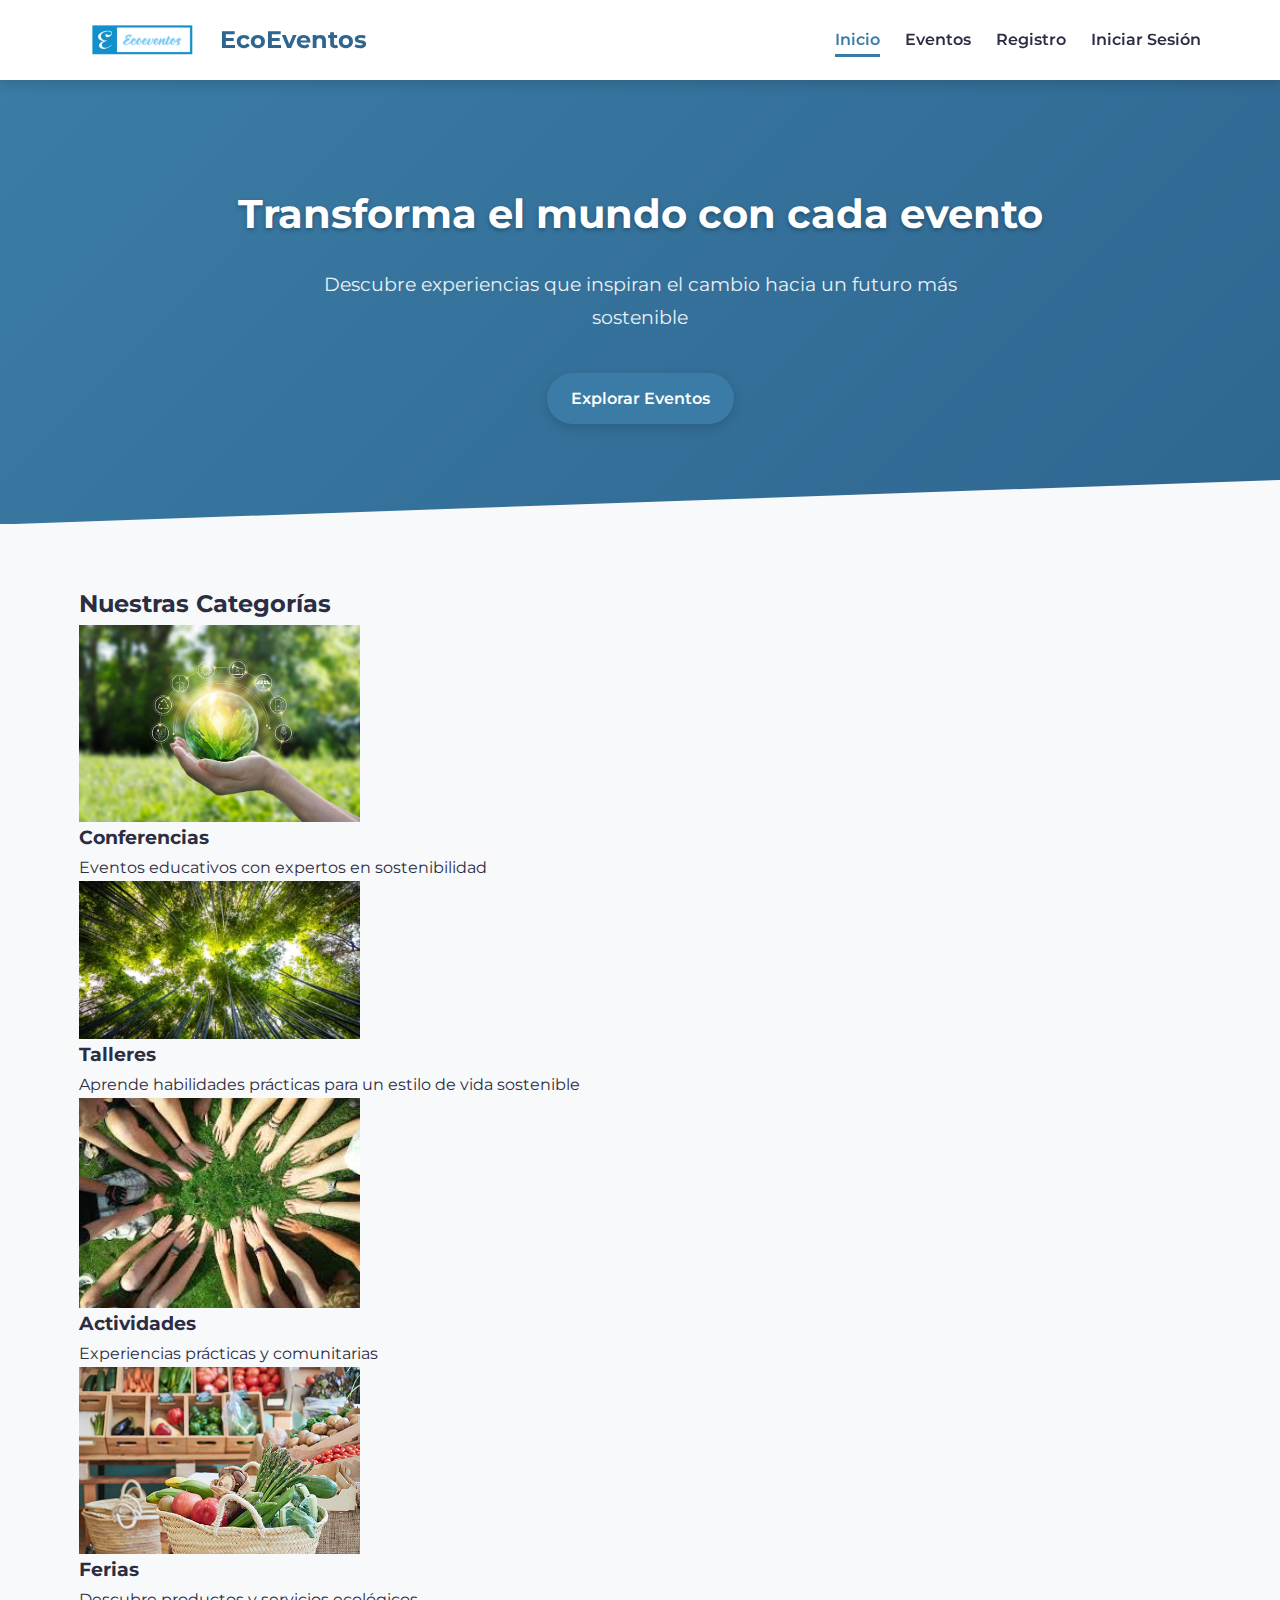
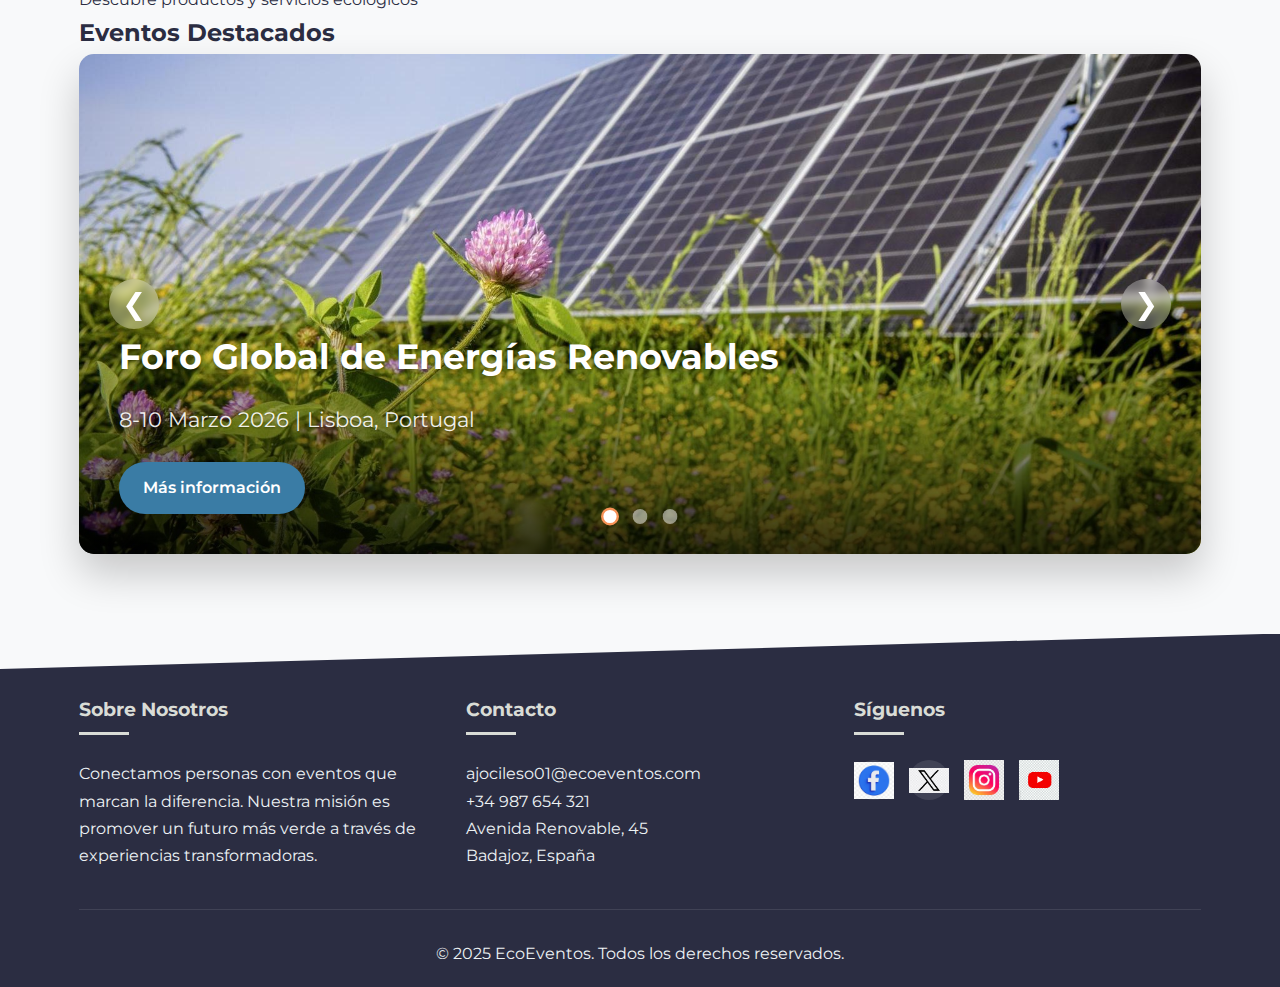
<file: html/index.html>
<!DOCTYPE html>
<html lang="es">
<head>
    <meta charset="UTF-8">
    <meta name="viewport" content="width=device-width, initial-scale=1.0">
    <title>Portal de Eventos Sostenibles</title>
    <link rel="stylesheet" href="css/styles.css">
    <link rel="stylesheet" href="css/carrusel.css">
    <link href="https://fonts.googleapis.com/css2?family=Montserrat:wght@400;500;600;700&display=swap" rel="stylesheet">
</head>
<body>
    <header>
        <div class="container header-container">
            <div class="logo">
                <img src="images/LogoEcoEventos.png" alt="Logo Eventos Sostenibles">
                <h1>EcoEventos</h1>
            </div>
            <nav>
                <ul>
                    <li><a href="index.html" class="active">Inicio</a></li>
                    <li><a href="eventos.html">Eventos</a></li>
                    <li><a href="registro.html">Registro</a></li>
                    <li><a href="login.html">Iniciar Sesión</a></li>
                </ul>
            </nav>
        </div>
    </header>
    <main>
        <section class="hero">
            <div class="container">
                <h2>Transforma el mundo con cada evento</h2>
                <p>Descubre experiencias que inspiran el cambio hacia un futuro más sostenible</p>
                <a href="eventos.html" class="btn">Explorar Eventos</a>
            </div>
        </section>
        <section class="categorias">
            <div class="container">
                <h2>Nuestras Categorías</h2>
                <div class="categorias-grid">
                    <div class="categoria">
                        <img src="images/Eventos educativos con expertos en sostenibilidad.jpg" alt="Conferencias" width="25%" height="25%">
                        <h3>Conferencias</h3>
                        <p>Eventos educativos con expertos en sostenibilidad</p>
                    </div>
                    <div class="categoria">
                        <img src="images/Aprende habilidades prácticas para un estilo de vida sostenible.jpg" alt="Talleres" width="25%" height="25%">
                        <h3>Talleres</h3>
                        <p>Aprende habilidades prácticas para un estilo de vida sostenible</p>
                    </div>
                    <div class="categoria">
                        <img src="images/Experiencias prácticas y comunitarias.jpg" alt="Actividades" width="25%" height="25%">
                        <h3>Actividades</h3>
                        <p>Experiencias prácticas y comunitarias</p>
                    </div>
                    <div class="categoria">
                        <img src="images/Descubre productos y servicios ecológicos.jpg" alt="Ferias" width="25%" height="25%">
                        <h3>Ferias</h3>
                        <p>Descubre productos y servicios ecológicos</p>
                    </div>
                </div>
            </div>
        </section>
        <section class="destacados">
            <div class="container">
                <h2>Eventos Destacados</h2>
                <div class="carrusel">
                    <div class="carrusel-contenedor">
                        <div class="carrusel-slide active">
                            <img src="images/Foro.jpg" alt="Foro Global de Energías Renovables">
                            <div class="carrusel-info">
                                <h3>Foro Global de Energías Renovables</h3>
                                <p>8-10 Marzo 2026 | Lisboa, Portugal</p>
                                <a href="detalle_evento.html" class="btn">Más información</a>
                            </div>
                        </div>
                        <div class="carrusel-slide">
                            <img src="images/CiudadesSolares.jpg" alt="Cumbre de Ciudades Solares">
                            <div class="carrusel-info">
                                <h3>Cumbre de Ciudades Solares</h3>
                                <p>15 Abril 2026 | Sevilla, España</p>
                                <a href="#" class="btn">Más información</a>
                            </div>
                        </div>
                        <div class="carrusel-slide">
                            <img src="images/hidrogeno.jpg" alt="Expo Hidrógeno Verde">
                            <div class="carrusel-info">
                                <h3>Expo Hidrógeno Verde</h3>
                                <p>22-24 Mayo 2026 | Rotterdam, Países Bajos</p>
                                <a href="#" class="btn">Más información</a>
                            </div>
                        </div>
                    </div>
                    <button class="carrusel-btn prev">&#10094;</button>
                    <button class="carrusel-btn next">&#10095;</button>
                    <div class="carrusel-puntos"></div>
                </div>
            </div>
        </section>
    </main>
    <footer>
        <div class="container">
            <div class="footer-content">
                <div class="footer-section">
                    <h3>Sobre Nosotros</h3>
                    <p>Conectamos personas con eventos que marcan la diferencia. Nuestra misión es promover un futuro más verde a través de experiencias transformadoras.</p>
                </div>
                <div class="footer-section">
                    <h3>Contacto</h3>
                    <p>ajocileso01@ecoeventos.com</p>
                    <p>+34 987 654 321</p>
                    <p>Avenida Renovable, 45<br>Badajoz, España</p>
                </div>
                <div class="footer-section">
                    <h3>Síguenos</h3>
                    <div class="social-icons">
                        <a href="#"><img src="images/logoFacebook.jpg" alt="Facebook"></a>
                        <a href="#"><img src="images/LogoX.jpg" alt="Twitter"></a>
                        <a href="#"><img src="images/LogoIG.jpg" alt="Instagram"></a>
                        <a href="#"><img src="images/LogoYoutube.jpg" alt="Youtube"></a>
                    </div>
                </div>
            </div>
            <div class="footer-bottom">
                <p>&copy; 2025 EcoEventos. Todos los derechos reservados.</p>
            </div>
        </div>
    </footer>
    <script src="js/carrusel.js"></script>
    <script src="js/main.js"></script>
</body>
</html>
</file>
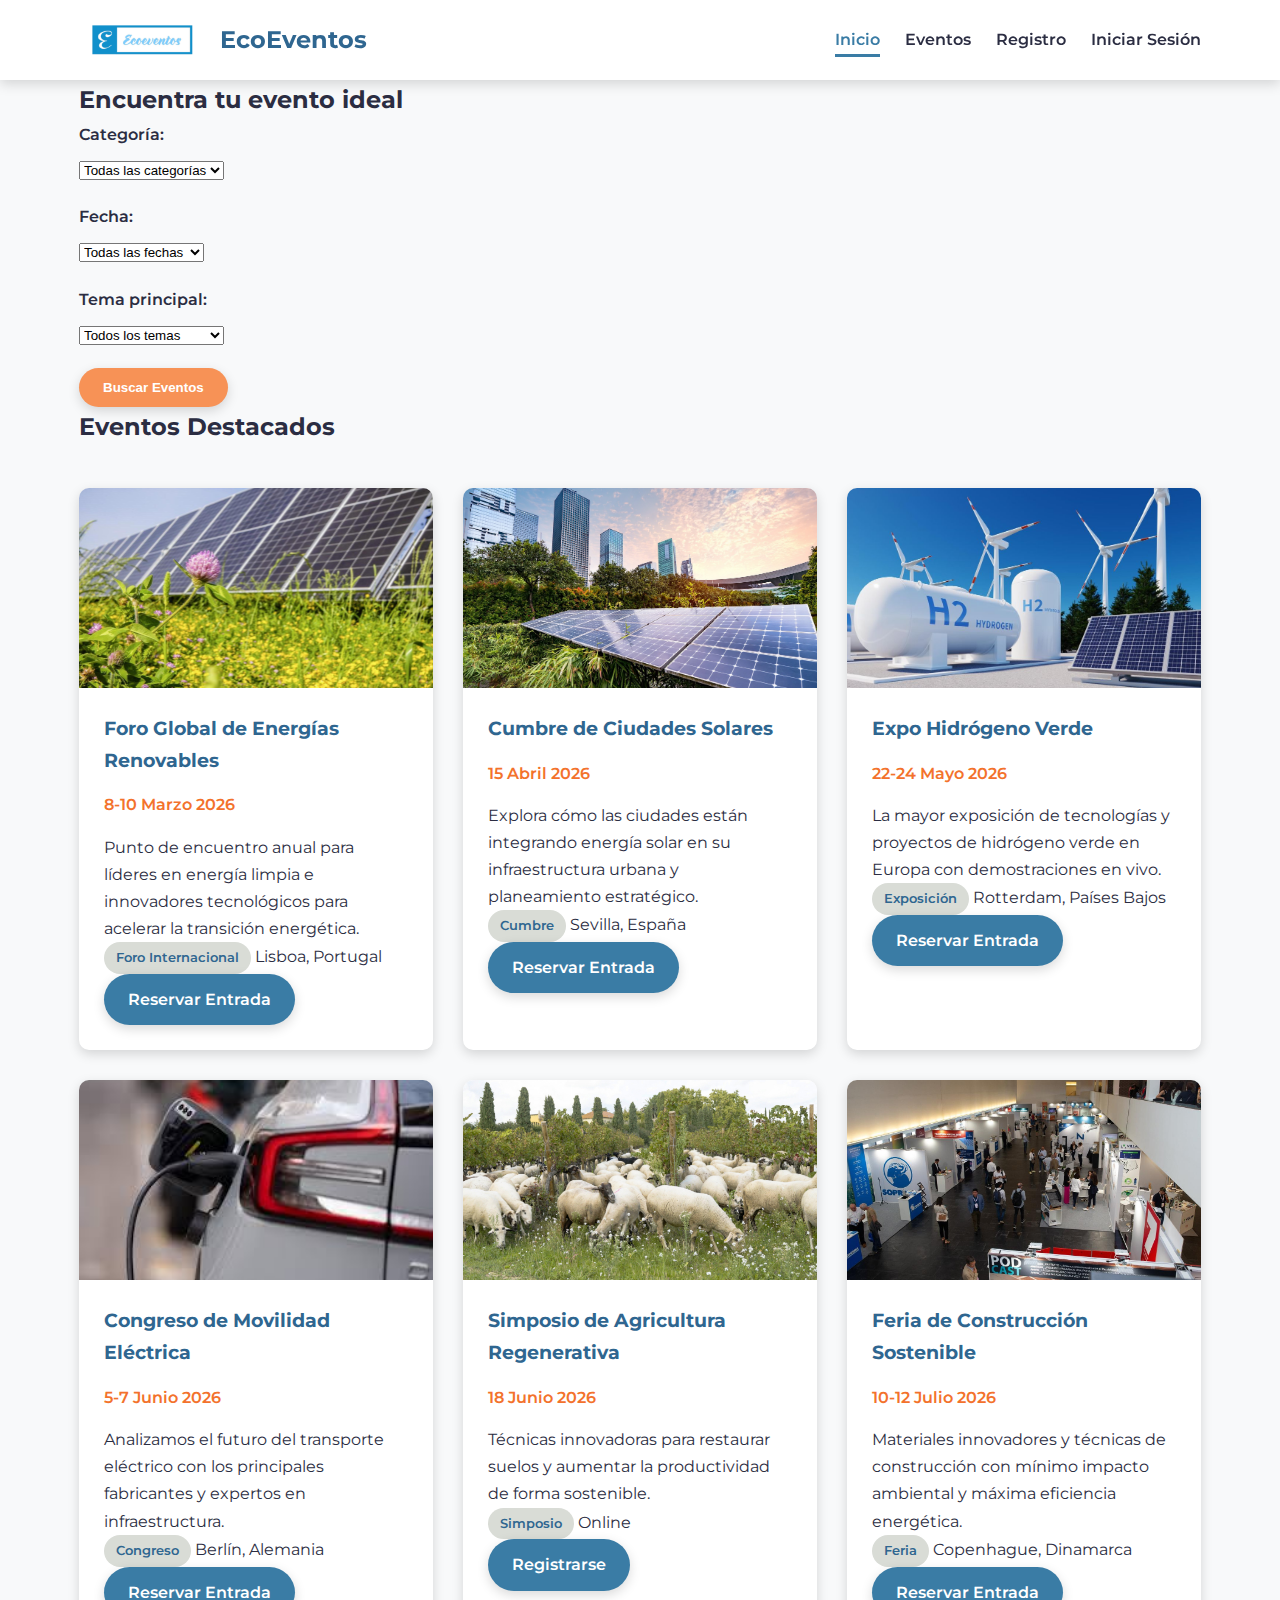
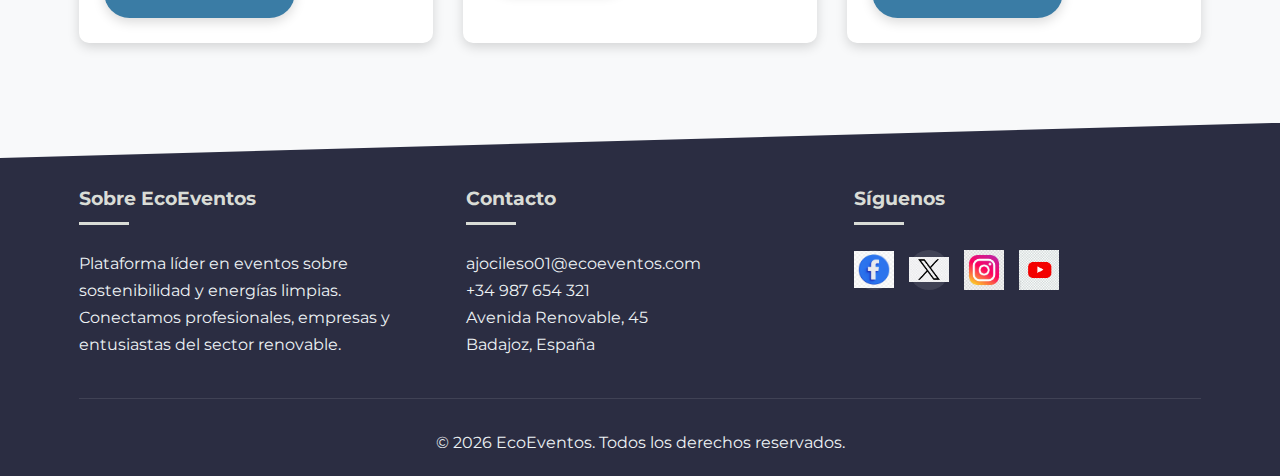
<file: html/eventos.html>
<!DOCTYPE html>
<html lang="es">
<head>
    <meta charset="UTF-8">
    <meta name="viewport" content="width=device-width, initial-scale=1.0">
    <title>Eventos de Sostenibilidad</title>
    <link rel="stylesheet" href="css/styles.css">
    <link href="https://fonts.googleapis.com/css2?family=Montserrat:wght@400;500;600;700&display=swap" rel="stylesheet">
</head>
<body>
    <header>
        <div class="container header-container">
            <div class="logo">
                <img src="images/LogoEcoEventos.png" alt="Logo Eventos Sostenibles">
                <h1>EcoEventos</h1>
            </div>
            <nav>
                <ul>
                    <li><a href="index.html" class="active">Inicio</a></li>
                    <li><a href="eventos.html">Eventos</a></li>
                    <li><a href="registro.html">Registro</a></li>
                    <li><a href="login.html">Iniciar Sesión</a></li>
                </ul>
        </nav>
        </div>
    </header>
    <main class="eventos-main">
        <div class="container">
            <section class="filtros">
                <h2>Encuentra tu evento ideal</h2>
                <form>
                    <div class="form-group">
                        <label for="categoria">Categoría:</label>
                        <select id="categoria" name="categoria">
                            <option value="todas">Todas las categorías</option>
                            <option value="foro">Foros</option>
                            <option value="cumbre">Cumbres</option>
                            <option value="taller">Talleres</option>
                            <option value="expo">Exposiciones</option>
                            <option value="webinar">Webinars</option>
                        </select>
                    </div>
                    <div class="form-group">
                        <label for="fecha">Fecha:</label>
                        <select id="fecha" name="fecha">
                            <option value="todas">Todas las fechas</option>
                            <option value="proximos">Próximos 30 días</option>
                            <option value="trimestre">Este trimestre</option>
                            <option value="semestre">Este semestre</option>
                        </select>
                    </div>
                    <div class="form-group">
                        <label for="tema">Tema principal:</label>
                        <select id="tema" name="tema">
                            <option value="todos">Todos los temas</option>
                            <option value="energia">Energías renovables</option>
                            <option value="movilidad">Movilidad sostenible</option>
                            <option value="economia">Economía circular</option>
                            <option value="tecnologia">Tecnología verde</option>
                        </select>
                    </div>
                    <button type="submit" class="btn btn-secondary">Buscar Eventos</button>
                </form>
            </section>
            <section class="listado-eventos">
                <h2>Eventos Destacados</h2>
                <div class="eventos-grid">
                    <article class="evento-card">
                        <img src="images/Foro.jpg" alt="Foro Global de Energías Renovables">
                        <div class="evento-info">
                            <h3>Foro Global de Energías Renovables</h3>
                            <p class="evento-fecha">8-10 Marzo 2026</p>
                            <p class="evento-descripcion">Punto de encuentro anual para líderes en energía limpia e innovadores tecnológicos para acelerar la transición energética.</p>
                            <div class="evento-meta">
                                <span class="evento-categoria">Foro Internacional</span>
                                <span class="evento-ubicacion">Lisboa, Portugal</span>
                            </div>
                            <a href="detalle_evento.html" class="btn">Reservar Entrada</a>
                        </div>
                    </article>

                    <article class="evento-card">
                        <img src="images/CiudadesSolares.jpg" alt="Cumbre de Ciudades Solares">
                        <div class="evento-info">
                            <h3>Cumbre de Ciudades Solares</h3>
                            <p class="evento-fecha">15 Abril 2026</p>
                            <p class="evento-descripcion">Explora cómo las ciudades están integrando energía solar en su infraestructura urbana y planeamiento estratégico.</p>
                            <div class="evento-meta">
                                <span class="evento-categoria">Cumbre</span>
                                <span class="evento-ubicacion">Sevilla, España</span>
                            </div>
                            <a href="#" class="btn">Reservar Entrada</a>
                        </div>
                    </article>
                    <article class="evento-card">
                        <img src="images/hidrogeno.jpg" alt="Expo Hidrógeno Verde">
                        <div class="evento-info">
                            <h3>Expo Hidrógeno Verde</h3>
                            <p class="evento-fecha">22-24 Mayo 2026</p>
                            <p class="evento-descripcion">La mayor exposición de tecnologías y proyectos de hidrógeno verde en Europa con demostraciones en vivo.</p>
                            <div class="evento-meta">
                                <span class="evento-categoria">Exposición</span>
                                <span class="evento-ubicacion">Rotterdam, Países Bajos</span>
                            </div>
                            <a href="#" class="btn">Reservar Entrada</a>
                        </div>
                    </article>
                    <article class="evento-card">
                        <img src="images/Congreso de Movilidad Eléctrica.jpg" alt="Congreso de Movilidad Eléctrica">
                        <div class="evento-info">
                            <h3>Congreso de Movilidad Eléctrica</h3>
                            <p class="evento-fecha">5-7 Junio 2026</p>
                            <p class="evento-descripcion">Analizamos el futuro del transporte eléctrico con los principales fabricantes y expertos en infraestructura.</p>
                            <div class="evento-meta">
                                <span class="evento-categoria">Congreso</span>
                                <span class="evento-ubicacion">Berlín, Alemania</span>
                            </div>
                            <a href="#" class="btn">Reservar Entrada</a>
                        </div>
                    </article>
                    <article class="evento-card">
                        <img src="images/Simposio de Agricultura Regenerativa.jpg" alt="Simposio de Agricultura Regenerativa">
                        <div class="evento-info">
                            <h3>Simposio de Agricultura Regenerativa</h3>
                            <p class="evento-fecha">18 Junio 2026</p>
                            <p class="evento-descripcion">Técnicas innovadoras para restaurar suelos y aumentar la productividad de forma sostenible.</p>
                            <div class="evento-meta">
                                <span class="evento-categoria">Simposio</span>
                                <span class="evento-ubicacion">Online</span>
                            </div>
                            <a href="#" class="btn">Registrarse</a>
                        </div>
                    </article>
                    <article class="evento-card">
                        <img src="images/Feria de Construcción Sostenible.jpg" alt="Feria de Construcción Sostenible">
                        <div class="evento-info">
                            <h3>Feria de Construcción Sostenible</h3>
                            <p class="evento-fecha">10-12 Julio 2026</p>
                            <p class="evento-descripcion">Materiales innovadores y técnicas de construcción con mínimo impacto ambiental y máxima eficiencia energética.</p>
                            <div class="evento-meta">
                                <span class="evento-categoria">Feria</span>
                                <span class="evento-ubicacion">Copenhague, Dinamarca</span>
                            </div>
                            <a href="#" class="btn">Reservar Entrada</a>
                        </div>
                    </article>
                </div>
            </section>
        </div>
    </main>
    <footer>
        <div class="container">
            <div class="footer-content">
                <div class="footer-section">
                    <h3>Sobre EcoEventos</h3>
                    <p>Plataforma líder en eventos sobre sostenibilidad y energías limpias. Conectamos profesionales, empresas y entusiastas del sector renovable.</p>
                </div>
                <div class="footer-section">
                    <h3>Contacto</h3>
                    <p>ajocileso01@ecoeventos.com</p>
                    <p>+34 987 654 321</p>
                    <p>Avenida Renovable, 45<br>Badajoz, España</p>
                </div>
                <div class="footer-section">
                    <h3>Síguenos</h3>
                    <div class="social-icons">
                        <a href="#"><img src="images/logoFacebook.jpg" alt="Facebook"></a>
                        <a href="#"><img src="images/LogoX.jpg" alt="Twitter"></a>
                        <a href="#"><img src="images/LogoIG.jpg" alt="Instagram"></a>
                        <a href="#"><img src="images/LogoYoutube.jpg" alt="Youtube"></a>
                    </div>
                </div>
            </div>
            <div class="footer-bottom">
                <p>&copy; 2026 EcoEventos. Todos los derechos reservados.</p>
            </div>
        </div>
    </footer>
    <script src="js/main.js"></script>
</body>
</html>
</file>
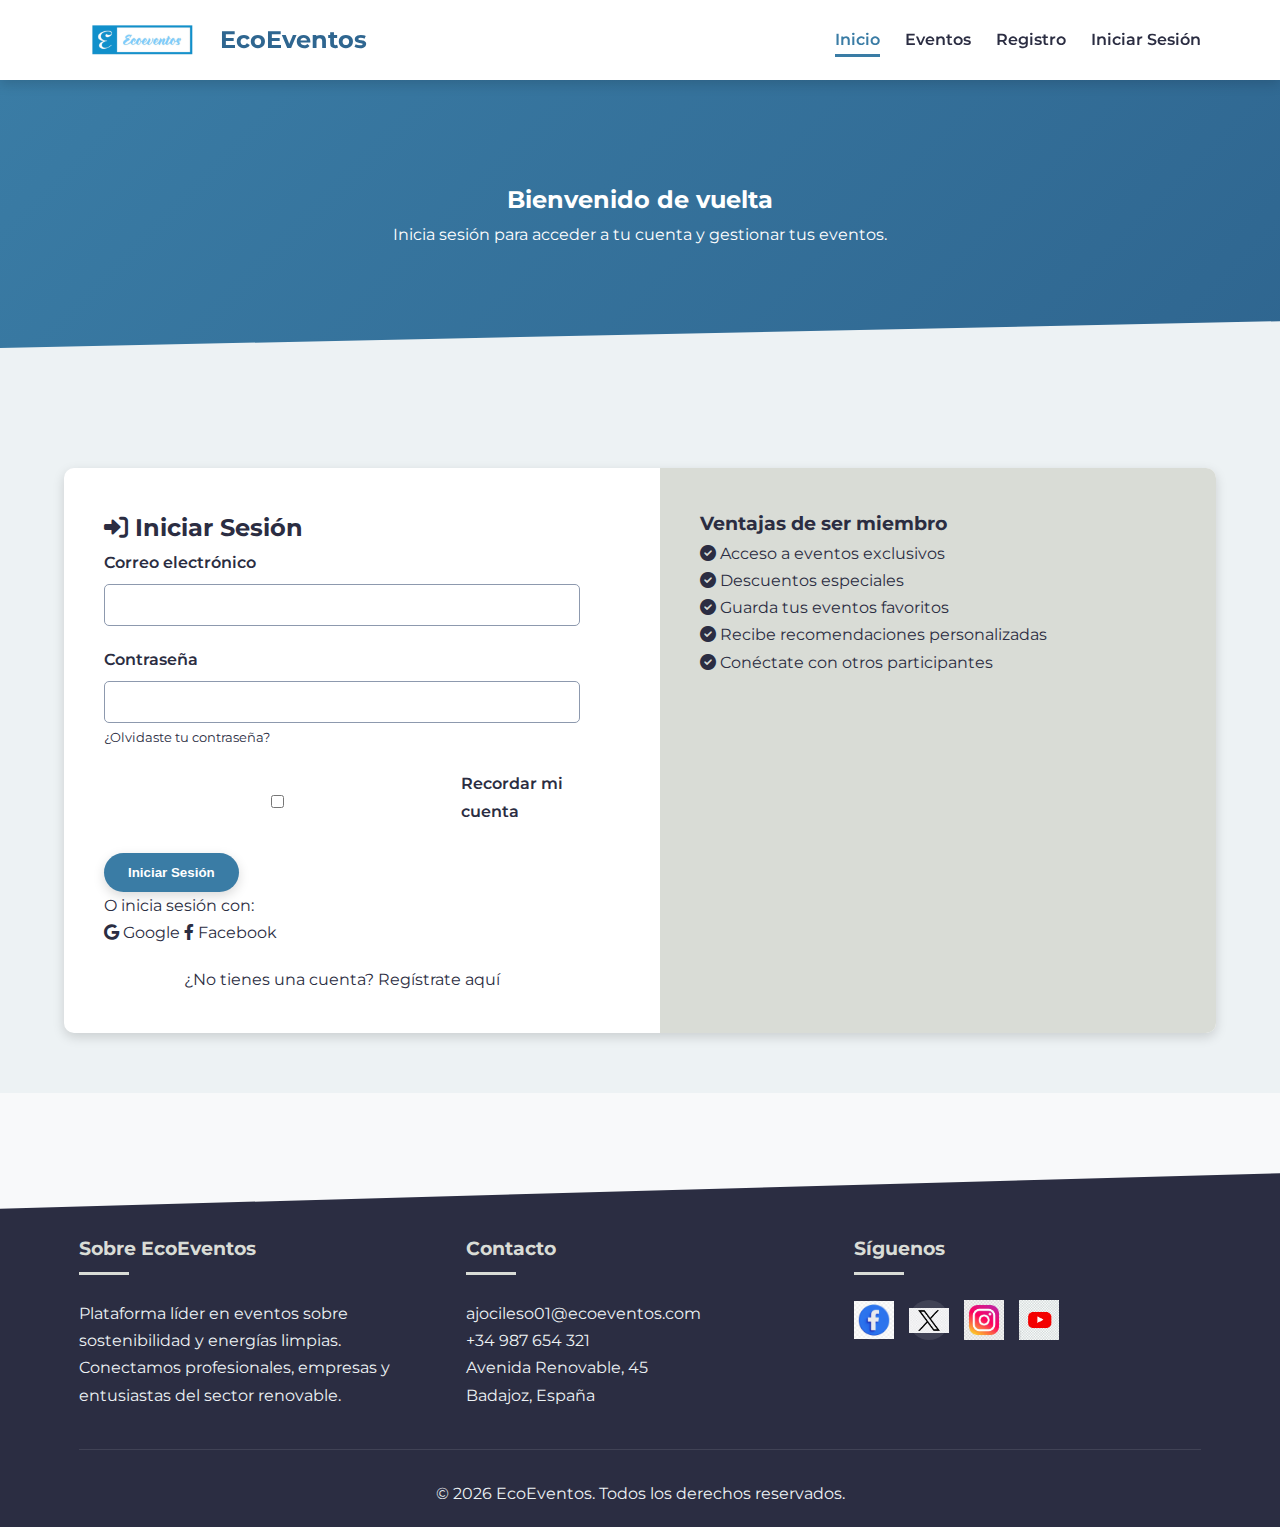
<file: html/login.html>
<!DOCTYPE html>
<html lang="es">
<head>
    <meta charset="UTF-8">
    <meta name="viewport" content="width=device-width, initial-scale=1.0">
    <title>Iniciar Sesión | EcoEventos</title>
    <link rel="stylesheet" href="css/styles.css">
    <link href="https://fonts.googleapis.com/css2?family=Montserrat:wght@400;500;600;700&display=swap" rel="stylesheet">
    <link rel="stylesheet" href="https://cdnjs.cloudflare.com/ajax/libs/font-awesome/6.0.0-beta3/css/all.min.css">
</head>
<body>
    <header>
        <div class="container header-container">
            <div class="logo">
                <img src="images/LogoEcoEventos.png" alt="Logo Eventos Sostenibles">
                <h1>EcoEventos</h1>
            </div>
            <nav>
                <ul>
                    <li><a href="index.html" class="active">Inicio</a></li>
                    <li><a href="eventos.html">Eventos</a></li>
                    <li><a href="registro.html">Registro</a></li>
                    <li><a href="login.html">Iniciar Sesión</a></li>
                </ul>
            </nav>
        </div>
    </header>
    
    <main class="auth-page">
        <section class="auth-hero">
            <div class="container">
                <h2>Bienvenido de vuelta</h2>
                <p>Inicia sesión para acceder a tu cuenta y gestionar tus eventos.</p>
            </div>
        </section>
        
        <div class="container auth-container">
            <div class="auth-form-container">
                <form class="auth-form">
                    <h2><i class="fas fa-sign-in-alt"></i> Iniciar Sesión</h2>
                    
                    <div class="form-group">
                        <label for="email">Correo electrónico</label>
                        <input type="email" id="email" name="email" required>
                    </div>
                    
                    <div class="form-group">
                        <label for="password">Contraseña</label>
                        <input type="password" id="password" name="password" required>
                        <small><a href="#">¿Olvidaste tu contraseña?</a></small>
                    </div>
                    
                    <div class="form-group checkbox-group">
                        <input type="checkbox" id="remember" name="remember">
                        <label for="remember">Recordar mi cuenta</label>
                    </div>
                    
                    <button type="submit" class="btn">Iniciar Sesión</button>
                    
                    <div class="auth-social">
                        <p>O inicia sesión con:</p>
                        <div class="social-buttons">
                            <a href="#" class="social-btn google"><i class="fab fa-google"></i> Google</a>
                            <a href="#" class="social-btn facebook"><i class="fab fa-facebook-f"></i> Facebook</a>
                        </div>
                    </div>
                    
                    <div class="auth-footer">
                        <p>¿No tienes una cuenta? <a href="registro.html">Regístrate aquí</a></p>
                    </div>
                </form>
                
                <div class="auth-benefits">
                    <h3>Ventajas de ser miembro</h3>
                    <ul>
                        <li><i class="fas fa-check-circle"></i> Acceso a eventos exclusivos</li>
                        <li><i class="fas fa-check-circle"></i> Descuentos especiales</li>
                        <li><i class="fas fa-check-circle"></i> Guarda tus eventos favoritos</li>
                        <li><i class="fas fa-check-circle"></i> Recibe recomendaciones personalizadas</li>
                        <li><i class="fas fa-check-circle"></i> Conéctate con otros participantes</li>
                    </ul>
                </div>
            </div>
        </div>
    </main>

    <footer>
        <div class="container">
            <div class="footer-content">
                <div class="footer-section">
                    <h3>Sobre EcoEventos</h3>
                    <p>Plataforma líder en eventos sobre sostenibilidad y energías limpias. Conectamos profesionales, empresas y entusiastas del sector renovable.</p>
                </div>
                <div class="footer-section">
                    <h3>Contacto</h3>
                    <p>ajocileso01@ecoeventos.com</p>
                    <p>+34 987 654 321</p>
                    <p>Avenida Renovable, 45<br>Badajoz, España</p>
                </div>
                <div class="footer-section">
                    <h3>Síguenos</h3>
                    <div class="social-icons">
                        <a href="#"><img src="images/logoFacebook.jpg" alt="Facebook"></a>
                        <a href="#"><img src="images/LogoX.jpg" alt="Twitter"></a>
                        <a href="#"><img src="images/LogoIG.jpg" alt="Instagram"></a>
                        <a href="#"><img src="images/LogoYoutube.jpg" alt="Youtube"></a>
                    </div>
                </div>
            </div>
            <div class="footer-bottom">
                <p>&copy; 2026 EcoEventos. Todos los derechos reservados.</p>
            </div>
        </div>
    </footer>
    
    <script src="js/main.js"></script>
</body>
</html>
</file>
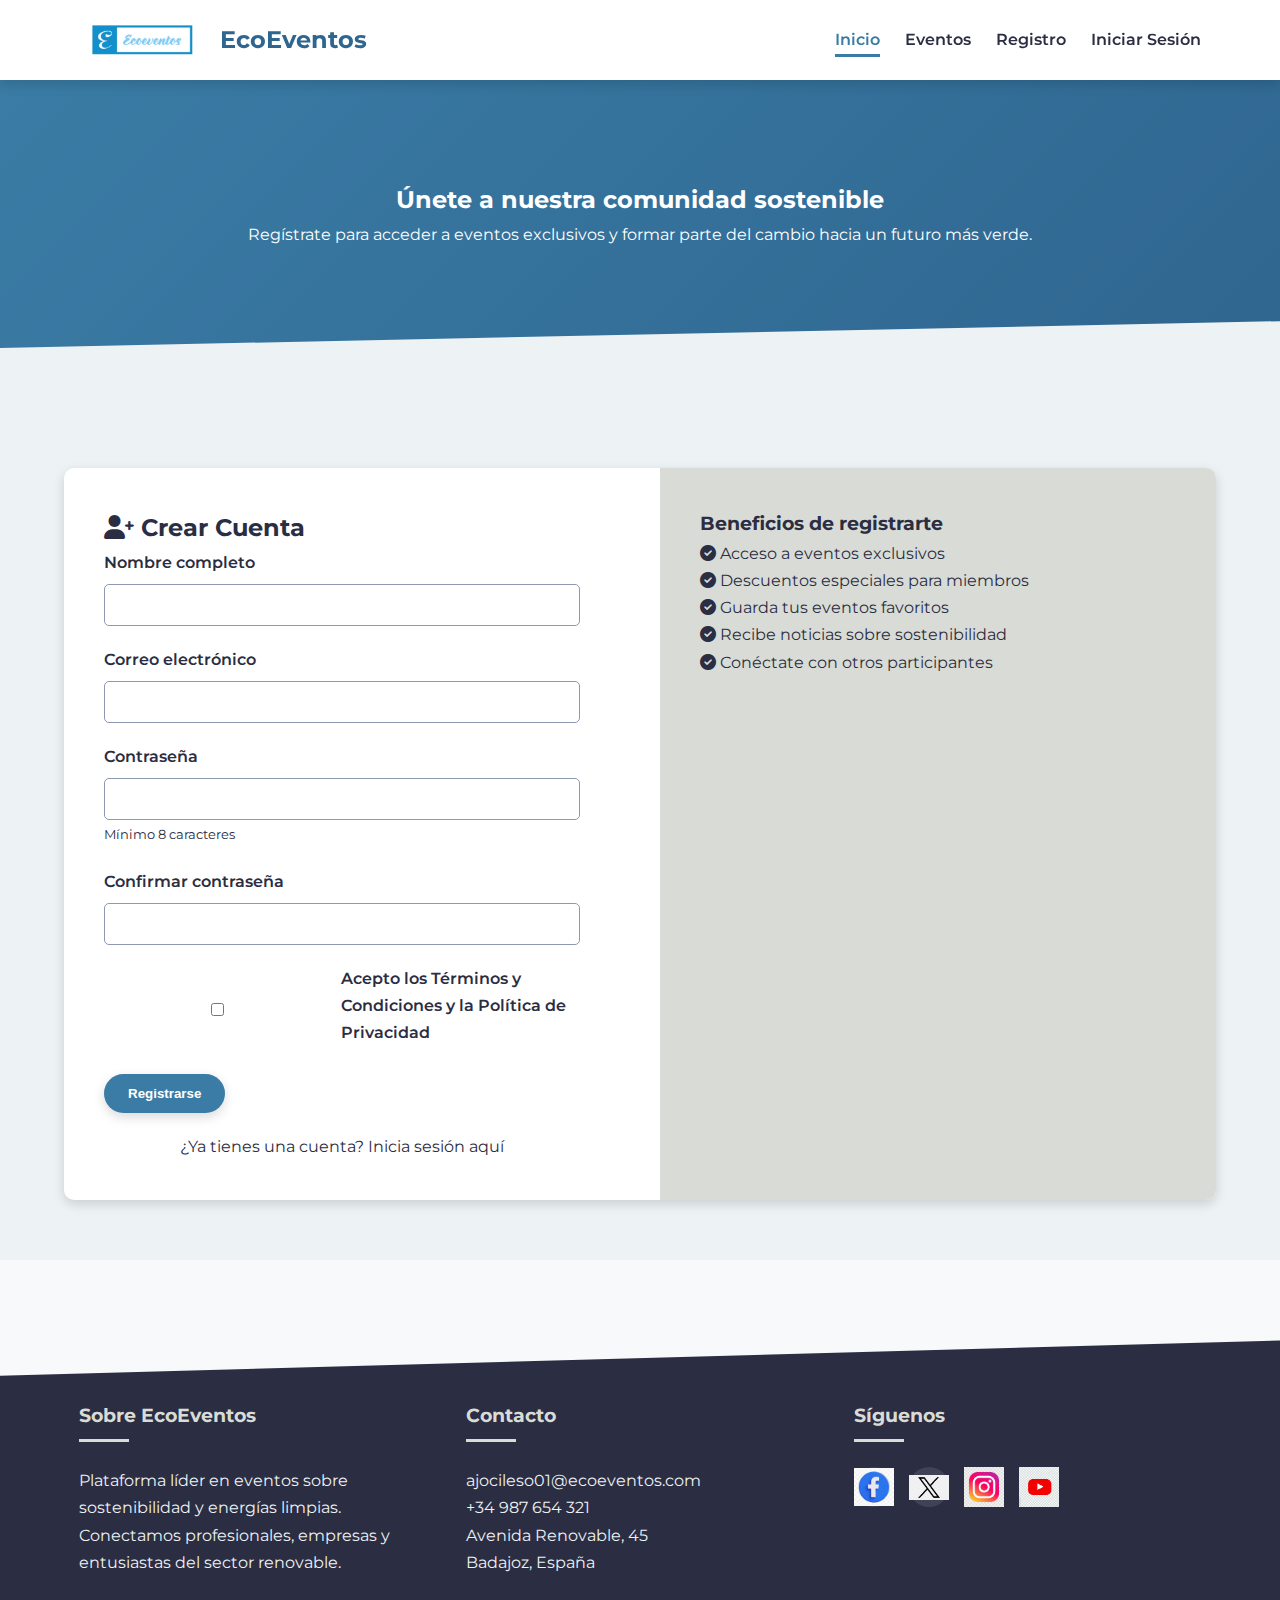
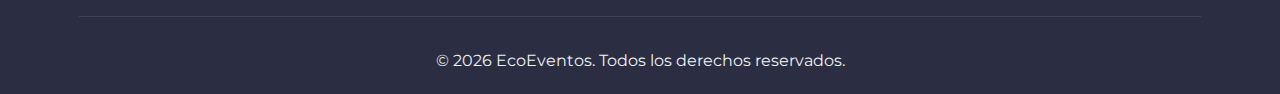
<file: html/registro.html>
<!DOCTYPE html>
<html lang="es">
<head>
    <meta charset="UTF-8">
    <meta name="viewport" content="width=device-width, initial-scale=1.0">
    <title>Registro | EcoEventos</title>
    <link rel="stylesheet" href="css/styles.css">
    <link href="https://fonts.googleapis.com/css2?family=Montserrat:wght@400;500;600;700&display=swap" rel="stylesheet">
    <link rel="stylesheet" href="https://cdnjs.cloudflare.com/ajax/libs/font-awesome/6.0.0-beta3/css/all.min.css">
</head>
<body>
    <header>
        <div class="container header-container">
            <div class="logo">
                <img src="images/LogoEcoEventos.png" alt="Logo Eventos Sostenibles">
                <h1>EcoEventos</h1>
            </div>
<nav>
    <ul>
        <li><a href="index.html" class="active">Inicio</a></li>
        <li><a href="eventos.html">Eventos</a></li>
        <li><a href="registro.html">Registro</a></li>
        <li><a href="login.html">Iniciar Sesión</a></li>
    </ul>
</nav>
        </div>
    </header>
    
    <main class="auth-page">
        <section class="auth-hero">
            <div class="container">
                <h2>Únete a nuestra comunidad sostenible</h2>
                <p>Regístrate para acceder a eventos exclusivos y formar parte del cambio hacia un futuro más verde.</p>
            </div>
        </section>
        
        <div class="container auth-container">
            <div class="auth-form-container">
                <form class="auth-form">
                    <h2><i class="fas fa-user-plus"></i> Crear Cuenta</h2>
                    
                    <div class="form-group">
                        <label for="nombre">Nombre completo</label>
                        <input type="text" id="nombre" name="nombre" required>
                    </div>
                    
                    <div class="form-group">
                        <label for="email">Correo electrónico</label>
                        <input type="email" id="email" name="email" required>
                    </div>
                    
                    <div class="form-group">
                        <label for="password">Contraseña</label>
                        <input type="password" id="password" name="password" required>
                        <small>Mínimo 8 caracteres</small>
                    </div>
                    
                    <div class="form-group">
                        <label for="confirm-password">Confirmar contraseña</label>
                        <input type="password" id="confirm-password" name="confirm-password" required>
                    </div>
                    
                    <div class="form-group checkbox-group">
                        <input type="checkbox" id="terms" name="terms" required>
                        <label for="terms">Acepto los <a href="#">Términos y Condiciones</a> y la <a href="#">Política de Privacidad</a></label>
                    </div>
                    
                    <button type="submit" class="btn">Registrarse</button>
                    
                    <div class="auth-footer">
                        <p>¿Ya tienes una cuenta? <a href="login.html">Inicia sesión aquí</a></p>
                    </div>
                </form>
                
                <div class="auth-benefits">
                    <h3>Beneficios de registrarte</h3>
                    <ul>
                        <li><i class="fas fa-check-circle"></i> Acceso a eventos exclusivos</li>
                        <li><i class="fas fa-check-circle"></i> Descuentos especiales para miembros</li>
                        <li><i class="fas fa-check-circle"></i> Guarda tus eventos favoritos</li>
                        <li><i class="fas fa-check-circle"></i> Recibe noticias sobre sostenibilidad</li>
                        <li><i class="fas fa-check-circle"></i> Conéctate con otros participantes</li>
                    </ul>
                </div>
            </div>
        </div>
    </main>

    <footer>
        <div class="container">
            <div class="footer-content">
                <div class="footer-section">
                    <h3>Sobre EcoEventos</h3>
                    <p>Plataforma líder en eventos sobre sostenibilidad y energías limpias. Conectamos profesionales, empresas y entusiastas del sector renovable.</p>
                </div>
                <div class="footer-section">
                    <h3>Contacto</h3>
                    <p>ajocileso01@ecoeventos.com</p>
                    <p>+34 987 654 321</p>
                    <p>Avenida Renovable, 45<br>Badajoz, España</p>
                </div>
                <div class="footer-section">
                    <h3>Síguenos</h3>
                    <div class="social-icons">
                        <a href="#"><img src="images/logoFacebook.jpg" alt="Facebook"></a>
                        <a href="#"><img src="images/LogoX.jpg" alt="Twitter"></a>
                        <a href="#"><img src="images/LogoIG.jpg" alt="Instagram"></a>
                        <a href="#"><img src="images/LogoYoutube.jpg" alt="Youtube"></a>
                    </div>
                </div>
            </div>
            <div class="footer-bottom">
                <p>&copy; 2026 EcoEventos. Todos los derechos reservados.</p>
            </div>
        </div>
    </footer>
    
    <script src="js/main.js"></script>
</body>
</html>
</file>
<file: html/css/styles.css>
/* styles.css simplificado - Versión ampliada */
:root {
  --primary-color: #3a7ca5;
  --primary-dark: #2f6690;
  --primary-light: #d9dcd6;
  --secondary-color: #f79256;
  --secondary-dark: #f3722c;
  --light-color: #f8f9fa;
  --dark-color: #2b2d42;
  --gray-color: #8d99ae;
  --light-gray: #edf2f4;
  --white: #ffffff;
  --shadow: 0 4px 12px rgba(0,0,0,0.15);
  --transition: all 0.3s ease;
}

/* Estilos base */
* {
  margin: 0;
  padding: 0;
  box-sizing: border-box;
}

body {
  font-family: 'Montserrat', sans-serif;
  line-height: 1.7;
  color: var(--dark-color);
  background-color: var(--light-color);
}

a {
  text-decoration: none;
  color: inherit;
  transition: var(--transition);
}

ul { list-style: none; }
img { max-width: 100%; height: auto; display: block; }

.container {
  width: 90%;
  max-width: 1200px;
  margin: 0 auto;
  padding: 0 15px;
}

/* Botones */
.btn {
  display: inline-block;
  padding: 12px 24px;
  background-color: var(--primary-color);
  color: var(--white);
  border: none;
  border-radius: 30px;
  cursor: pointer;
  transition: var(--transition);
  font-weight: 600;
  text-align: center;
  box-shadow: var(--shadow);
}

.btn:hover {
  background-color: var(--primary-dark);
  transform: translateY(-3px);
  box-shadow: 0 6px 16px rgba(0,0,0,0.2);
}

.btn-secondary {
  background-color: var(--secondary-color);
}

.btn-secondary:hover {
  background-color: var(--secondary-dark);
}

/* Header */
header {
  background-color: var(--white);
  box-shadow: var(--shadow);
  position: sticky;
  top: 0;
  z-index: 100;
  padding: 15px 0;
}

.header-container {
  display: flex;
  justify-content: space-between;
  align-items: center;
}

.logo {
  display: flex;
  align-items: center;
  gap: 15px;
}

.logo img { height: 50px; }
.logo h1 { font-size: 1.5rem; color: var(--primary-dark); }

nav ul {
  display: flex;
  gap: 25px;
}

nav ul li a {
  padding: 8px 0;
  font-weight: 600;
  position: relative;
  color: var(--dark-color);
}

nav ul li a.active,
nav ul li a:hover {
  color: var(--primary-color);
}

nav ul li a.active:after,
nav ul li a:hover:after {
  content: '';
  position: absolute;
  bottom: 0;
  left: 0;
  width: 100%;
  height: 3px;
  background-color: var(--primary-color);
}

/* Hero Sections */
.hero, .auth-hero, .evento-hero {
  background: linear-gradient(135deg, var(--primary-color), var(--primary-dark));
  color: var(--white);
  text-align: center;
  padding: 100px 20px;
  margin-bottom: 60px;
  clip-path: polygon(0 0, 100% 0, 100% 90%, 0 100%);
}

.hero h2 {
  font-size: 2.5rem;
  margin-bottom: 20px;
  text-shadow: 0 2px 4px rgba(0,0,0,0.3);
}

.hero p {
  font-size: 1.2rem;
  margin-bottom: 40px;
  max-width: 700px;
  margin-left: auto;
  margin-right: auto;
  opacity: 0.9;
}

/* Event Cards */
.eventos-grid {
  display: grid;
  grid-template-columns: repeat(auto-fill, minmax(350px, 1fr));
  gap: 30px;
  margin: 40px 0;
}

.evento-card {
  background: var(--white);
  border-radius: 10px;
  overflow: hidden;
  box-shadow: var(--shadow);
  transition: var(--transition);
}

.evento-card:hover {
  transform: translateY(-10px);
  box-shadow: 0 15px 30px rgba(0,0,0,0.15);
}

.evento-card img {
  width: 100%;
  height: 200px;
  object-fit: cover;
}

.evento-info {
  padding: 25px;
}

.evento-info h3 {
  color: var(--primary-dark);
  margin-bottom: 15px;
}

.evento-fecha {
  color: var(--secondary-dark);
  font-weight: 600;
  margin-bottom: 15px;
}

.evento-categoria {
  background: var(--primary-light);
  color: var(--primary-dark);
  padding: 5px 12px;
  border-radius: 20px;
  font-weight: 600;
  font-size: 0.8rem;
  display: inline-block;
}

/* Detalle Evento */
.evento-container {
  display: flex;
  gap: 40px;
  margin-top: -80px;
  position: relative;
}

.evento-main-content { flex: 2; }
.evento-sidebar { flex: 1; }

.evento-section {
  background: var(--white);
  border-radius: 10px;
  padding: 40px;
  margin-bottom: 40px;
  box-shadow: var(--shadow);
}

.evento-section h2 {
  color: var(--primary-dark);
  margin-bottom: 25px;
  display: flex;
  align-items: center;
  gap: 15px;
}

/* Sidebar */
.sidebar-card {
  background: var(--white);
  border-radius: 10px;
  padding: 30px;
  box-shadow: var(--shadow);
  margin-bottom: 30px;
}

.precio {
  font-size: 1.8rem;
  font-weight: 700;
  color: var(--primary-dark);
}

/* Footer */
footer {
  background: var(--dark-color);
  color: var(--light-gray);
  padding: 60px 0 20px;
  margin-top: 80px;
  clip-path: polygon(0 10%, 100% 0, 100% 100%, 0 100%);
}

.footer-content {
  display: grid;
  grid-template-columns: repeat(auto-fit, minmax(250px, 1fr));
  gap: 40px;
  margin-bottom: 40px;
}

.footer-section h3 {
  margin-bottom: 25px;
  color: var(--primary-light);
  position: relative;
  padding-bottom: 10px;
}

.footer-section h3:after {
  content: '';
  position: absolute;
  bottom: 0;
  left: 0;
  width: 50px;
  height: 3px;
  background-color: var(--primary-light);
}

.social-icons {
  display: flex;
  gap: 15px;
  margin-top: 20px;
}

.social-icons a {
  display: flex;
  align-items: center;
  justify-content: center;
  width: 40px;
  height: 40px;
  border-radius: 50%;
  background-color: rgba(255,255,255,0.1);
  transition: var(--transition);
}

.social-icons a:hover {
  background-color: var(--primary-color);
  transform: translateY(-3px);
}

.footer-bottom {
  text-align: center;
  padding-top: 30px;
  border-top: 1px solid rgba(255,255,255,0.1);
}

/* Carrusel */
.carrusel {
  position: relative;
  max-width: 1200px;
  margin: 0 auto 60px;
  overflow: hidden;
  border-radius: 15px;
  box-shadow: 0 20px 40px rgba(0,0,0,0.2);
}

.carrusel-contenedor {
  display: flex;
  transition: transform 0.6s ease;
  height: 500px;
}

.carrusel-slide {
  min-width: 100%;
  position: relative;
}

.carrusel-slide img {
  width: 100%;
  height: 100%;
  object-fit: cover;
}

.carrusel-info {
  position: absolute;
  bottom: 0;
  left: 0;
  right: 0;
  background: linear-gradient(to top, rgba(0,0,0,0.8), transparent);
  color: white;
  padding: 40px;
}

.carrusel-btn {
  position: absolute;
  top: 50%;
  transform: translateY(-50%);
  background-color: rgba(255,255,255,0.3);
  color: white;
  border: none;
  border-radius: 50%;
  width: 50px;
  height: 50px;
  font-size: 1.8rem;
  cursor: pointer;
  transition: var(--transition);
  z-index: 10;
  display: flex;
  align-items: center;
  justify-content: center;
}

.prev { left: 30px; }
.next { right: 30px; }

/* Estilos para autenticación */
.auth-page {
  background-color: var(--light-gray);
}

.auth-container {
  padding: 60px 0;
}

.auth-form-container {
  display: flex;
  gap: 40px;
  background: var(--white);
  border-radius: 10px;
  overflow: hidden;
  box-shadow: var(--shadow);
}

.auth-form {
  flex: 1;
  padding: 40px;
}

.auth-benefits {
  flex: 1;
  padding: 40px;
  background-color: var(--primary-light);
}

.form-group {
  margin-bottom: 20px;
}

.form-group label {
  display: block;
  margin-bottom: 8px;
  font-weight: 600;
}

.form-group input {
  width: 100%;
  padding: 12px 15px;
  border: 1px solid var(--gray-color);
  border-radius: 5px;
  font-family: inherit;
}

.checkbox-group {
  display: flex;
  align-items: center;
  gap: 10px;
}

.auth-footer {
  margin-top: 20px;
  text-align: center;
}

/* Estilos para detalle de evento */
.hero-content {
  display: flex;
  align-items: center;
  gap: 40px;
}

.hero-text {
  flex: 1;
  text-align: left;
}

.hero-image {
  flex: 1;
}

.hero-image img {
  border-radius: 10px;
  box-shadow: var(--shadow);
}

.highlights-grid {
  display: grid;
  grid-template-columns: repeat(4, 1fr);
  gap: 20px;
  margin: 30px 0;
}

.highlight-card {
  text-align: center;
  padding: 20px;
  background: rgba(255,255,255,0.1);
  border-radius: 10px;
}

.agenda-tabs {
  display: flex;
  gap: 10px;
  margin-bottom: 20px;
}

.tab-btn {
  padding: 10px 20px;
  background: var(--light-gray);
  border: none;
  border-radius: 5px;
  cursor: pointer;
}

.tab-btn.active {
  background: var(--primary-color);
  color: white;
}

.agenda-item {
  display: flex;
  gap: 20px;
  padding: 20px;
  margin-bottom: 15px;
  background: var(--light-gray);
  border-radius: 5px;
}

/* Responsive */
@media (max-width: 992px) {
  .header-container, .evento-container, .auth-form-container {
    flex-direction: column;
  }
  
  .hero h2 { font-size: 2rem; }
  .eventos-grid { grid-template-columns: repeat(2, 1fr); }
  .highlights-grid { grid-template-columns: repeat(2, 1fr); }
  .hero-content { flex-direction: column; }
}

@media (max-width: 768px) {
  nav ul { flex-direction: column; gap: 10px; }
  .eventos-grid { grid-template-columns: 1fr; }
  .carrusel-contenedor { height: 400px; }
  .highlights-grid { grid-template-columns: 1fr; }
}

@media (max-width: 576px) {
  .hero { padding: 60px 20px; }
  .hero h2 { font-size: 1.6rem; }
  .carrusel-contenedor { height: 300px; }
  .agenda-item { flex-direction: column; }
}
</file>
<file: html/css/carrusel.css>
.carrusel {
    position: relative;
    max-width: 1200px;
    margin: 0 auto 60px;
    overflow: hidden;
    border-radius: 15px;
    box-shadow: 0 20px 40px rgba(0,0,0,0.2);
}

.carrusel-contenedor {
    display: flex;
    transition: transform 0.6s cubic-bezier(0.25, 0.8, 0.25, 1);
    height: 500px;
}

.carrusel-slide {
    min-width: 100%;
    position: relative;
}

.carrusel-slide img {
    width: 100%;
    height: 100%;
    object-fit: cover;
    display: block;
}

.carrusel-info {
    position: absolute;
    bottom: 0;
    left: 0;
    right: 0;
    background: linear-gradient(to top, rgba(0,0,0,0.8), transparent);
    color: white;
    padding: 40px;
    text-align: left;
}

.carrusel-info h3 {
    font-size: 2.2rem;
    margin-bottom: 15px;
    text-shadow: 0 2px 4px rgba(0,0,0,0.3);
}

.carrusel-info p {
    font-size: 1.3rem;
    margin-bottom: 25px;
    opacity: 0.9;
    text-shadow: 0 1px 2px rgba(0,0,0,0.3);
}

.carrusel-btn {
    position: absolute;
    top: 50%;
    transform: translateY(-50%);
    background-color: rgba(255,255,255,0.3);
    color: white;
    border: none;
    border-radius: 50%;
    width: 50px;
    height: 50px;
    font-size: 1.8rem;
    cursor: pointer;
    transition: all 0.3s ease;
    z-index: 10;
    display: flex;
    align-items: center;
    justify-content: center;
    backdrop-filter: blur(5px);
}

.carrusel-btn:hover {
    background-color: rgba(255,255,255,0.5);
    transform: translateY(-50%) scale(1.1);
}

.prev {
    left: 30px;
}

.next {
    right: 30px;
}

.carrusel-puntos {
    position: absolute;
    bottom: 30px;
    left: 50%;
    transform: translateX(-50%);
    display: flex;
    gap: 15px;
    z-index: 10;
}

.punto {
    width: 15px;
    height: 15px;
    border-radius: 50%;
    background-color: rgba(255,255,255,0.5);
    cursor: pointer;
    transition: all 0.3s ease;
    border: 2px solid transparent;
}

.punto:hover {
    background-color: rgba(255,255,255,0.7);
}

.punto.active {
    background-color: white;
    transform: scale(1.2);
    border-color: var(--secondary-color);
}

@media (max-width: 992px) {
    .carrusel-contenedor {
        height: 400px;
    }
    
    .carrusel-info h3 {
        font-size: 1.8rem;
    }
    
    .carrusel-info p {
        font-size: 1.1rem;
    }
}

@media (max-width: 768px) {
    .carrusel-contenedor {
        height: 350px;
    }
    
    .carrusel-info {
        padding: 25px;
    }
    
    .carrusel-info h3 {
        font-size: 1.5rem;
    }
}

@media (max-width: 576px) {
    .carrusel-contenedor {
        height: 300px;
    }
    
    .carrusel-info {
        padding: 15px;
    }
    
    .carrusel-info h3 {
        font-size: 1.3rem;
    }
    
    .carrusel-info p {
        font-size: 1rem;
        margin-bottom: 15px;
    }
    
    .carrusel-btn {
        width: 40px;
        height: 40px;
        font-size: 1.5rem;
    }
}
</file>
